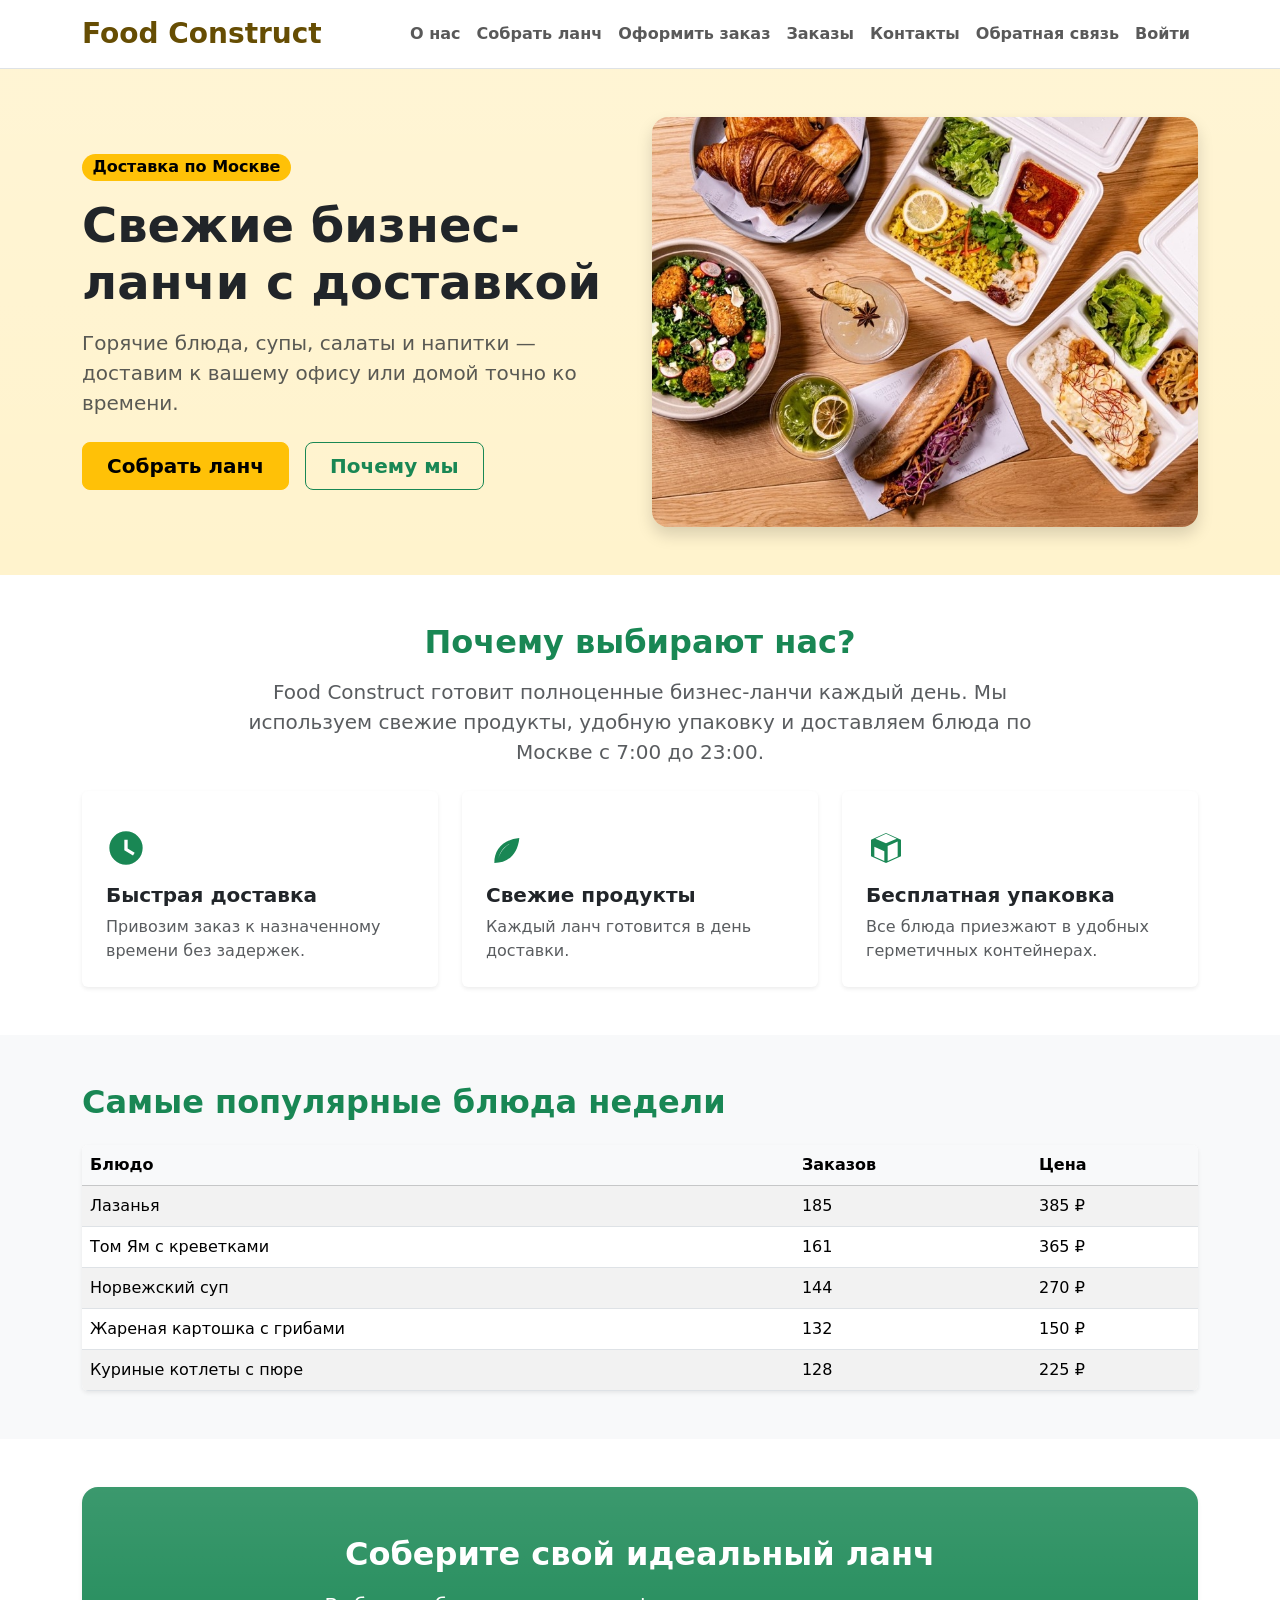
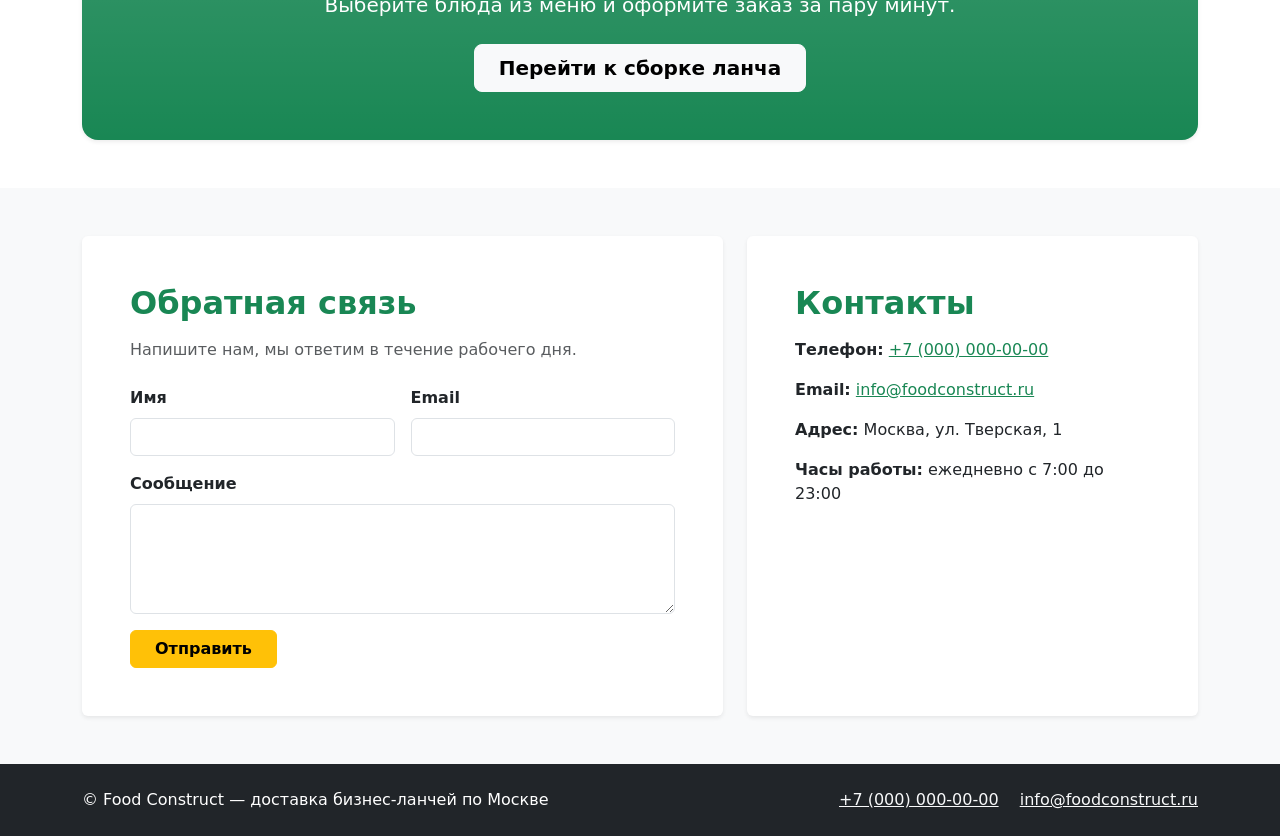
<file: index.html>
<!DOCTYPE html>
<html lang="ru">
<head>
    <meta charset="UTF-8">
    <meta name="viewport" content="width=device-width, initial-scale=1.0">
    <title>Food Construct — доставка бизнес-ланчей</title>

    <link href="https://cdn.jsdelivr.net/npm/bootstrap@5.3.3/dist/css/bootstrap.min.css" rel="stylesheet">
</head>
<body>

<nav class="navbar navbar-expand-lg bg-white border-bottom">
    <div class="container">
        <a class="navbar-brand fs-3 fw-bold text-warning-emphasis" href="./index.html">Food Construct</a>

        <button class="navbar-toggler" type="button" data-bs-toggle="collapse" data-bs-target="#mainNav" aria-controls="mainNav" aria-expanded="false" aria-label="Открыть меню">
            <span class="navbar-toggler-icon"></span>
        </button>

        <div class="collapse navbar-collapse" id="mainNav">
            <ul class="navbar-nav ms-auto">
                <li class="nav-item">
                    <a class="nav-link fw-semibold" href="#about">О нас</a>
                </li>
                <li class="nav-item">
                    <a class="nav-link fw-semibold" href="./lunch.html">Собрать ланч</a>
                </li>
                <li class="nav-item">
                    <a class="nav-link fw-semibold" href="./order.html">Оформить заказ</a>
                </li>
                <li class="nav-item">
                    <a class="nav-link fw-semibold" href="./orders.html">Заказы</a>
                </li>
                <li class="nav-item">
                    <a class="nav-link fw-semibold" href="#contacts">Контакты</a>
                </li>
                <li class="nav-item">
                    <a class="nav-link fw-semibold" href="./feedback.html">Обратная связь</a>
                </li>
                <li class="nav-item">
                    <a class="nav-link fw-semibold" href="./login.html">Войти</a>
                </li>
            </ul>
        </div>
    </div>
</nav>

<main>

    <section class="bg-warning-subtle bg-gradient py-5">
        <div class="container">
            <div class="row align-items-center g-4">
                <div class="col-12 col-lg-6">
                    <span class="badge text-bg-warning rounded-pill fs-6 text-wrap mb-3">
                        Доставка по Москве
                    </span>

                    <h1 class="display-5 fw-bold mb-3">
                        Свежие бизнес-ланчи с доставкой
                    </h1>

                    <p class="lead text-body-secondary mb-4">
                        Горячие блюда, супы, салаты и напитки — доставим
                        к вашему офису или домой точно ко времени.
                    </p>

                    <div class="d-flex flex-column flex-sm-row gap-3">
                        <a class="btn btn-warning btn-lg fw-bold px-4" href="./lunch.html">Собрать ланч</a>
                        <a class="btn btn-outline-success btn-lg fw-bold px-4" href="#about">Почему мы</a>
                    </div>
                </div>

                <div class="col-12 col-lg-6">
                    <div class="ratio ratio-4x3 rounded-4 overflow-hidden shadow">
                        <img class="object-fit-cover" src="./img/hero.jpg" alt="Бизнес-ланчи Food Construct">
                    </div>
                </div>
            </div>
        </div>
    </section>

    <section class="py-5" id="about">
        <div class="container">
            <div class="row justify-content-center text-center mb-4">
                <div class="col-12 col-lg-9">
                    <h2 class="text-success fw-bold mb-3">Почему выбирают нас?</h2>

                    <p class="lead text-body-secondary mb-0">
                        Food Construct готовит полноценные бизнес-ланчи каждый день.
                        Мы используем свежие продукты, удобную упаковку и доставляем
                        блюда по Москве с 7:00 до 23:00.
                    </p>
                </div>
            </div>

            <div class="row row-cols-1 row-cols-md-2 row-cols-lg-3 g-4">
                <div class="col">
                    <div class="card h-100 border-0 shadow-sm">
                        <div class="card-body p-4">
                            <div class="fs-1 text-success mb-2">
                                <svg width="1em" height="1em" viewBox="0 0 24 24" fill="currentColor" aria-hidden="true">
                                    <path fill-rule="evenodd" d="M12 2a10 10 0 1 0 0 20 10 10 0 0 0 0-20Zm1 5h-2v6.4l5.2 3.1 1-1.7-4.2-2.5V7Z"/>
                                </svg>
                            </div>

                            <h3 class="h5 fw-bold">Быстрая доставка</h3>
                            <p class="text-body-secondary mb-0">Привозим заказ к назначенному времени без задержек.</p>
                        </div>
                    </div>
                </div>

                <div class="col">
                    <div class="card h-100 border-0 shadow-sm">
                        <div class="card-body p-4">
                            <div class="fs-1 text-success mb-2">
                                <svg width="1em" height="1em" viewBox="0 0 24 24" fill="currentColor" aria-hidden="true">
                                    <path fill-rule="evenodd" d="M5 21c0-8 5-14 15-15-1 10-7 15-15 15Zm2.4-2.4c1.1-4.6 4-7.7 8-9.7-4.1 1.7-6.9 4.9-8 9.7Z"/>
                                </svg>
                            </div>

                            <h3 class="h5 fw-bold">Свежие продукты</h3>
                            <p class="text-body-secondary mb-0">Каждый ланч готовится в день доставки.</p>
                        </div>
                    </div>
                </div>

                <div class="col">
                    <div class="card h-100 border-0 shadow-sm">
                        <div class="card-body p-4">
                            <div class="fs-1 text-success mb-2">
                                <svg width="1em" height="1em" viewBox="0 0 24 24" fill="currentColor" aria-hidden="true">
                                    <path fill-rule="evenodd" d="m3 7 9-4 9 4v10l-9 4-9-4V7Zm9 2.2 6.4-2.8L12 3.5 5.6 6.4 12 9.2Zm-7 2v5.9l6 2.7v-5.9l-6-2.7Zm8 2.7v5.9l6-2.7V8.1l-6 2.7Z"/>
                                </svg>
                            </div>

                            <h3 class="h5 fw-bold">Бесплатная упаковка</h3>
                            <p class="text-body-secondary mb-0">Все блюда приезжают в удобных герметичных контейнерах.</p>
                        </div>
                    </div>
                </div>
            </div>
        </div>
    </section>

    <section class="bg-body-tertiary py-5">
        <div class="container">
            <h2 class="text-success fw-bold mb-4">Самые популярные блюда недели</h2>

            <div class="card border-0 shadow-sm overflow-hidden">
                <div class="table-responsive">
                    <table class="table table-striped table-hover align-middle mb-0">
                        <thead class="table-light">
                            <tr>
                                <th scope="col">Блюдо</th>
                                <th scope="col" class="d-none d-sm-table-cell">Заказов</th>
                                <th scope="col">Цена</th>
                            </tr>
                        </thead>

                        <tbody>
                            <tr>
                                <td>Лазанья</td>
                                <td class="d-none d-sm-table-cell">185</td>
                                <td>385 ₽</td>
                            </tr>

                            <tr>
                                <td>Том Ям с креветками</td>
                                <td class="d-none d-sm-table-cell">161</td>
                                <td>365 ₽</td>
                            </tr>

                            <tr>
                                <td>Норвежский суп</td>
                                <td class="d-none d-sm-table-cell">144</td>
                                <td>270 ₽</td>
                            </tr>

                            <tr>
                                <td>Жареная картошка с грибами</td>
                                <td class="d-none d-sm-table-cell">132</td>
                                <td>150 ₽</td>
                            </tr>

                            <tr>
                                <td>Куриные котлеты с пюре</td>
                                <td class="d-none d-sm-table-cell">128</td>
                                <td>225 ₽</td>
                            </tr>
                        </tbody>
                    </table>
                </div>
            </div>
        </div>
    </section>

    <section class="py-5">
        <div class="container">
            <div class="bg-success bg-gradient text-white rounded-4 p-4 p-md-5 text-center shadow-sm">
                <h2 class="fw-bold mb-3">Соберите свой идеальный ланч</h2>

                <p class="lead mb-4">
                    Выберите блюда из меню и оформите заказ за пару минут.
                </p>

                <a class="btn btn-light btn-lg fw-bold px-4" href="./lunch.html">Перейти к сборке ланча</a>
            </div>
        </div>
    </section>

    <section class="bg-body-tertiary py-5" id="contacts">
        <div class="container">
            <div class="row g-4">
                <div class="col-12 col-lg-7">
                    <div class="card h-100 border-0 shadow-sm">
                        <div class="card-body p-4 p-md-5">
                            <h2 class="text-success fw-bold mb-3">Обратная связь</h2>

                            <p class="text-body-secondary mb-4">Напишите нам, мы ответим в течение рабочего дня.</p>

                            <form action="https://httpbin.org/post" method="post">
                                <div class="row g-3">
                                    <div class="col-12 col-md-6">
                                        <label class="form-label fw-semibold" for="name">Имя</label>
                                        <input class="form-control" type="text" id="name" name="name" autocomplete="name" required>
                                    </div>

                                    <div class="col-12 col-md-6">
                                        <label class="form-label fw-semibold" for="email">Email</label>
                                        <input class="form-control" type="email" id="email" name="email" autocomplete="email" required>
                                    </div>

                                    <div class="col-12">
                                        <label class="form-label fw-semibold" for="message">Сообщение</label>
                                        <textarea class="form-control" id="message" name="message" rows="4" required></textarea>
                                    </div>

                                    <div class="col-12">
                                        <button class="btn btn-warning fw-bold px-4" type="submit">Отправить</button>
                                    </div>
                                </div>
                            </form>
                        </div>
                    </div>
                </div>

                <div class="col-12 col-lg-5">
                    <div class="card h-100 border-0 shadow-sm">
                        <div class="card-body p-4 p-md-5">
                            <h2 class="text-success fw-bold mb-3">Контакты</h2>

                            <ul class="list-unstyled mb-0">
                                <li class="mb-3">
                                    <span class="fw-bold">Телефон:</span>
                                    <a class="link-success" href="tel:+70000000000">+7 (000) 000-00-00</a>
                                </li>

                                <li class="mb-3">
                                    <span class="fw-bold">Email:</span>
                                    <a class="link-success" href="mailto:info@foodconstruct.ru">info@foodconstruct.ru</a>
                                </li>

                                <li class="mb-3">
                                    <span class="fw-bold">Адрес:</span>
                                    Москва, ул. Тверская, 1
                                </li>

                                <li>
                                    <span class="fw-bold">Часы работы:</span>
                                    ежедневно с 7:00 до 23:00
                                </li>
                            </ul>
                        </div>
                    </div>
                </div>
            </div>
        </div>
    </section>

</main>

<footer class="bg-dark text-white py-4">
    <div class="container">
        <div class="row gy-2 align-items-center">
            <div class="col-12 col-md-6 text-center text-md-start">
                <p class="mb-0">© Food Construct — доставка бизнес-ланчей по Москве</p>
            </div>

            <div class="col-12 col-md-6 text-center text-md-end">
                <a class="link-light me-3" href="tel:+70000000000">+7 (000) 000-00-00</a>
                <a class="link-light" href="mailto:info@foodconstruct.ru">info@foodconstruct.ru</a>
            </div>
        </div>
    </div>
</footer>

<script src="https://cdn.jsdelivr.net/npm/bootstrap@5.3.3/dist/js/bootstrap.bundle.min.js"></script>

</body>
</html>
</file>
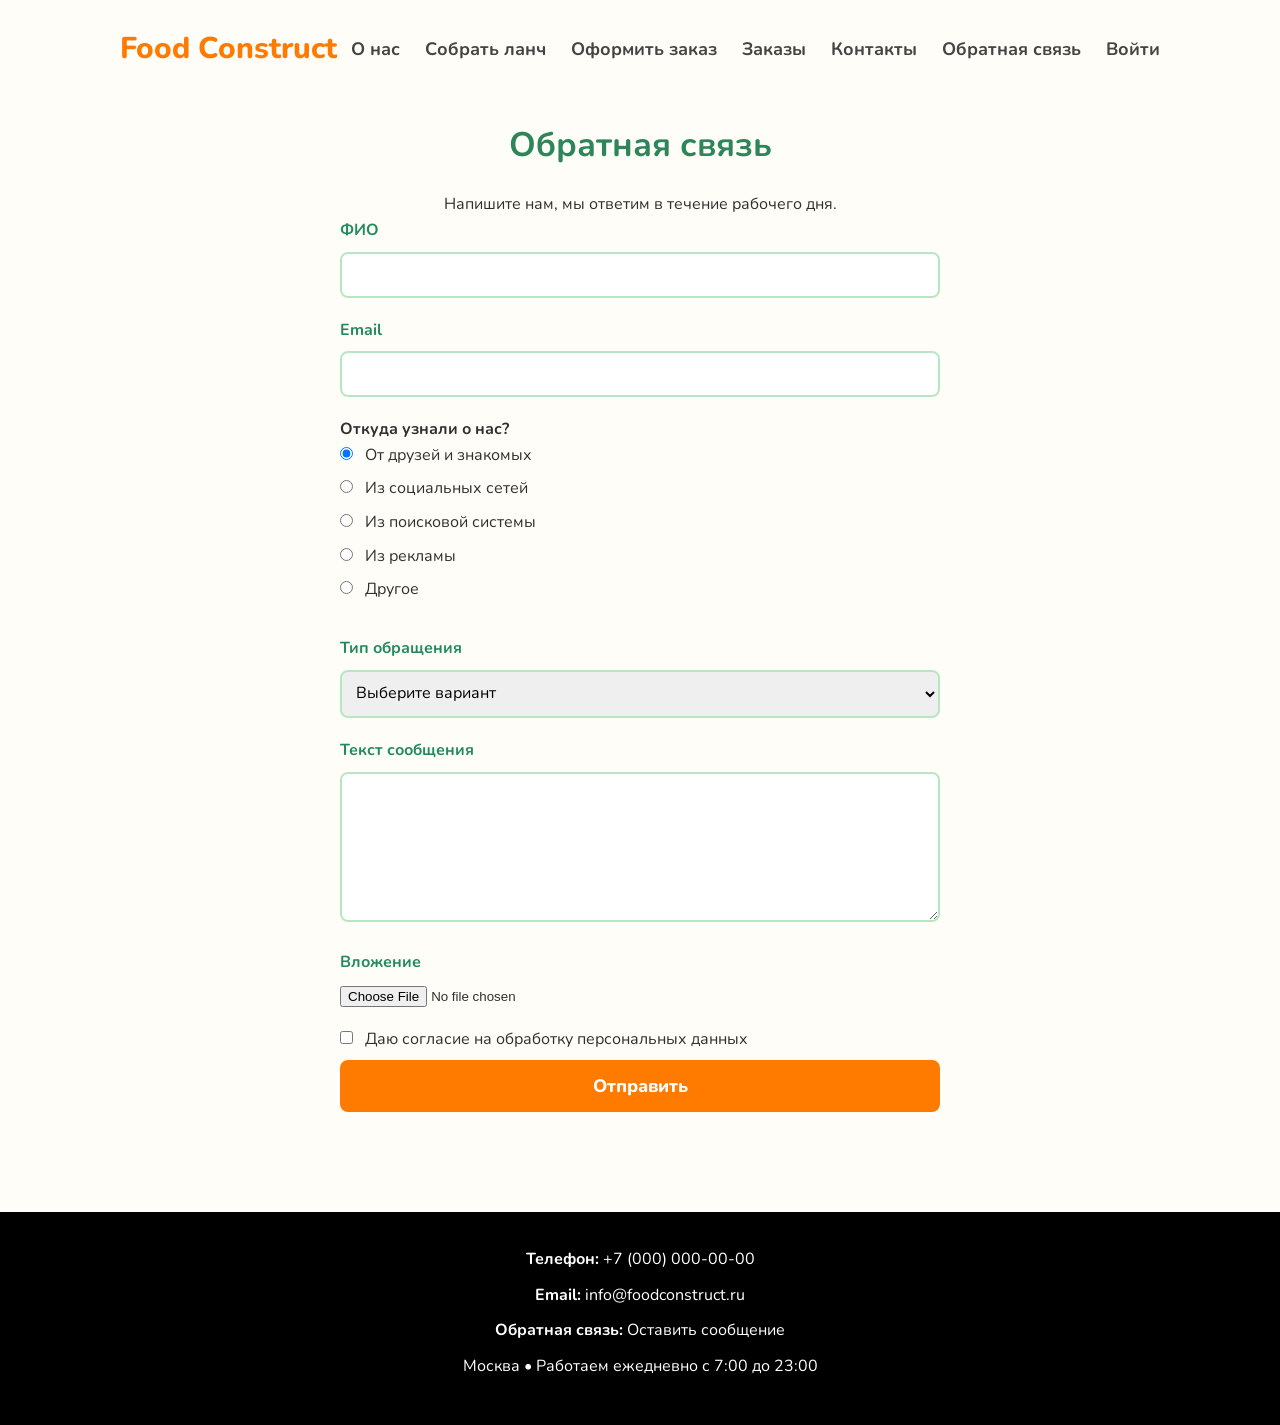
<file: feedback.html>
<!DOCTYPE html>
<html lang="ru">
<head>
    <meta charset="UTF-8">
    <meta name="viewport" content="width=device-width, initial-scale=1.0">
    <title>Обратная связь — Food Construct</title>

    <link rel="preconnect" href="https://fonts.googleapis.com">
    <link rel="preconnect" href="https://fonts.gstatic.com" crossorigin>
    <link href="https://fonts.googleapis.com/css2?family=Nunito:wght@400;600;700;800&display=swap" rel="stylesheet">

    <link rel="stylesheet" href="./css/base.css">
    <link rel="stylesheet" href="./css/feedback.css">
</head>
<body>

<header>
    <a class="logo" href="./index.html">Food Construct</a>

    <nav>
        <a href="./index.html#about">О нас</a>
        <a href="./lunch.html">Собрать ланч</a>
        <a href="./order.html">Оформить заказ</a>
        <a href="./orders.html">Заказы</a>
        <a href="./index.html#contacts">Контакты</a>
        <a href="./feedback.html">Обратная связь</a>
        <a href="./login.html">Войти</a>
    </nav>
</header>

<main>

    <section>
        <h2>Обратная связь</h2>

        <p>Напишите нам, мы ответим в течение рабочего дня.</p>

        <form action="https://httpbin.org/post" method="post" enctype="multipart/form-data">

            <label for="fio">ФИО</label>
            <input type="text" id="fio" name="fio" required>

            <label for="email">Email</label>
            <input type="email" id="email" name="email" required>

            <p><strong>Откуда узнали о нас?</strong></p>

            <label class="choice">
                <input type="radio" name="source" value="friends" checked>
                От друзей и знакомых
            </label>

            <label class="choice">
                <input type="radio" name="source" value="social">
                Из социальных сетей
            </label>

            <label class="choice">
                <input type="radio" name="source" value="search">
                Из поисковой системы
            </label>

            <label class="choice">
                <input type="radio" name="source" value="ads">
                Из рекламы
            </label>

            <label class="choice">
                <input type="radio" name="source" value="other">
                Другое
            </label>

            <br>

            <label for="request_type">Тип обращения</label>
            <select id="request_type" name="request_type" required>
                <option value="" disabled selected>Выберите вариант</option>
                <option value="complaint">Жалоба</option>
                <option value="suggestion">Предложение</option>
            </select>

            <label for="message">Текст сообщения</label>
            <textarea id="message" name="message" required></textarea>

            <label for="attachment">Вложение</label>
            <input type="file" id="attachment" name="attachment">

            <label class="choice">
                <input type="checkbox" name="consent" value="yes" required>
                Даю согласие на обработку персональных данных
            </label>

            <button type="submit">Отправить</button>

        </form>
    </section>

</main>

<footer id="contacts">
    <p><strong>Телефон:</strong> <a href="tel:+70000000000">+7 (000) 000-00-00</a></p>
    <p><strong>Email:</strong> <a href="mailto:info@foodconstruct.ru">info@foodconstruct.ru</a></p>
    <p><strong>Обратная связь:</strong> <a href="./feedback.html">Оставить сообщение</a></p>
    <p>Москва • Работаем ежедневно с 7:00 до 23:00</p>
</footer>

</body>
</html>
</file>
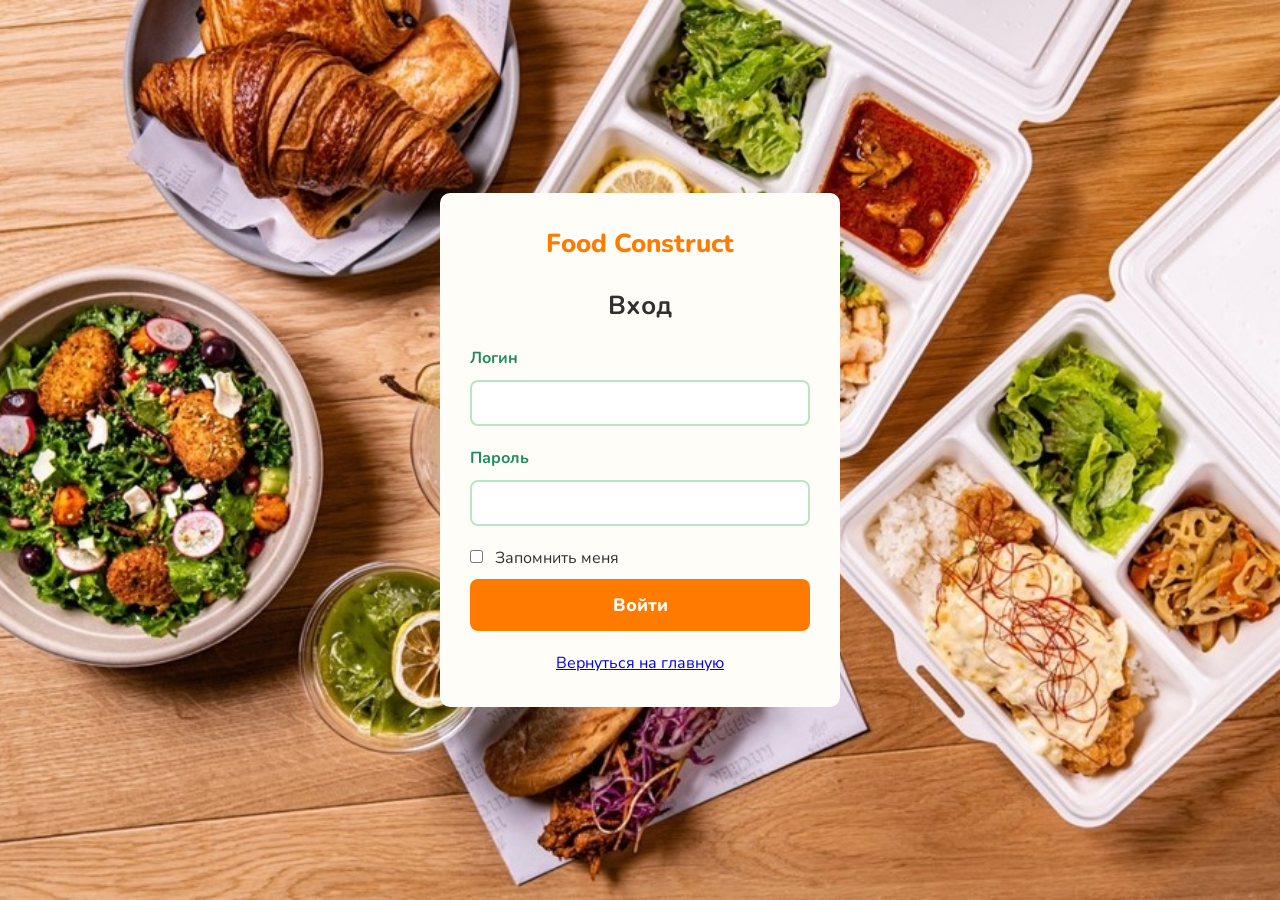
<file: login.html>
<!DOCTYPE html>
<html lang="ru">
<head>
    <meta charset="UTF-8">
    <meta name="viewport" content="width=device-width, initial-scale=1.0">
    <title>Вход — Food Construct</title>

    <link rel="preconnect" href="https://fonts.googleapis.com">
    <link rel="preconnect" href="https://fonts.gstatic.com" crossorigin>
    <link href="https://fonts.googleapis.com/css2?family=Nunito:wght@400;600;700;800&display=swap" rel="stylesheet">

    <link rel="stylesheet" href="./css/base.css">
    <link rel="stylesheet" href="./css/login.css">
</head>
<body class="login-page">

<form class="login-form" action="https://httpbin.org/post" method="post">

    <a class="logo" href="./index.html">Food Construct</a>

    <h1>Вход</h1>

    <label for="login">Логин</label>
    <input type="text" id="login" name="login" required>

    <label for="password">Пароль</label>
    <input type="password" id="password" name="password" required>

    <label class="choice">
        <input type="checkbox" name="remember" value="yes">
        Запомнить меня
    </label>

    <button type="submit">Войти</button>

    <a class="back" href="./index.html">Вернуться на главную</a>

</form>

</body>
</html>
</file>
<file: css/base.css>
* {
    margin: 0;
    padding: 0;
    box-sizing: border-box;
}

body {
    font-family: "Nunito", sans-serif;
    background: #fffdf8;
    color: #303030;
    line-height: 1.6;
    min-height: 100vh;
}

section {
    margin-bottom: 50px;
}

h2 {
    color: #2f855a;
    margin-bottom: 20px;
    font-size: 34px;
}


header {
    max-width: 1100px;
    margin: auto;
    padding: 25px 30px;

    display: flex;
    justify-content: space-between;
    align-items: center;
}

.logo {
    font-size: 30px;
    font-weight: 800;
    color: #ff7b00;
    text-decoration: none;
    text-transform: none;
}

nav {
    display: flex;
    gap: 25px;
}

nav a {
    text-decoration: none;
    color: #444;
    font-size: 18px;
    font-weight: 700;
}

nav a:hover {
    color: #ff7b00;
}

nav a.active {
    color: #ff7b00;
}

main,
.order {
    max-width: 1100px;
    margin: auto;
    padding: 20px 30px 50px;
}


footer {
    background: black;
    color: white;
    padding: 35px;
    text-align: center;
}

footer p {
    margin-bottom: 10px;
}

footer a {
    color: white;
    text-decoration: none;
}

footer a:hover {
    color: #ffb347;
}


form label {
    display: block;
    margin-bottom: 8px;
    font-weight: 700;
    color: #228b5d;
}

form input[type="text"],
form input[type="email"],
form input[type="password"],
form input[type="tel"],
form input[type="time"],
form select,
form textarea {
    width: 100%;
    margin-bottom: 20px;
    padding: 10px;

    font-family: inherit;
    font-size: 16px;

    border: 2px solid #b8e6c4;
    border-radius: 8px;
}

form textarea {
    height: 150px;
}

form input[type="file"] {
    width: 100%;
    margin-bottom: 20px;
}

form .choice {
    font-weight: 400;
    color: #303030;
}

form .choice input {
    margin-right: 8px;
}

form button {
    width: 100%;
    padding: 14px;

    font-family: inherit;
    font-size: 18px;
    font-weight: 800;

    color: white;
    background: #ff7b00;
    border: none;
    border-radius: 8px;
    cursor: pointer;
}
</file>
<file: css/feedback.css>
form {
    width: 100%;
    max-width: 600px;
}

main section {
    display: flex;
    flex-direction: column;
    align-items: center;
}

main section > h2,
main section > p {
    text-align: center;
}
</file>
<file: css/login.css>
.login-page {
    background-image: url("../img/hero.jpg");
    background-repeat: no-repeat;
    background-position: center center;
    background-size: cover;

    display: flex;
    justify-content: center;
    align-items: center;
}

.login-form {
    width: 400px;
    padding: 30px;

    background: #fffdf8;
    border-radius: 10px;
}

.login-form .logo {
    font-size: 26px;
    margin-bottom: 20px;
    text-align: center;
    display: block;
}

.login-form h1 {
    margin-bottom: 20px;
    font-size: 26px;
    text-align: center;
}

.login-form .back {
    display: block;
    margin-top: 20px;
    text-align: center;
}
</file>
